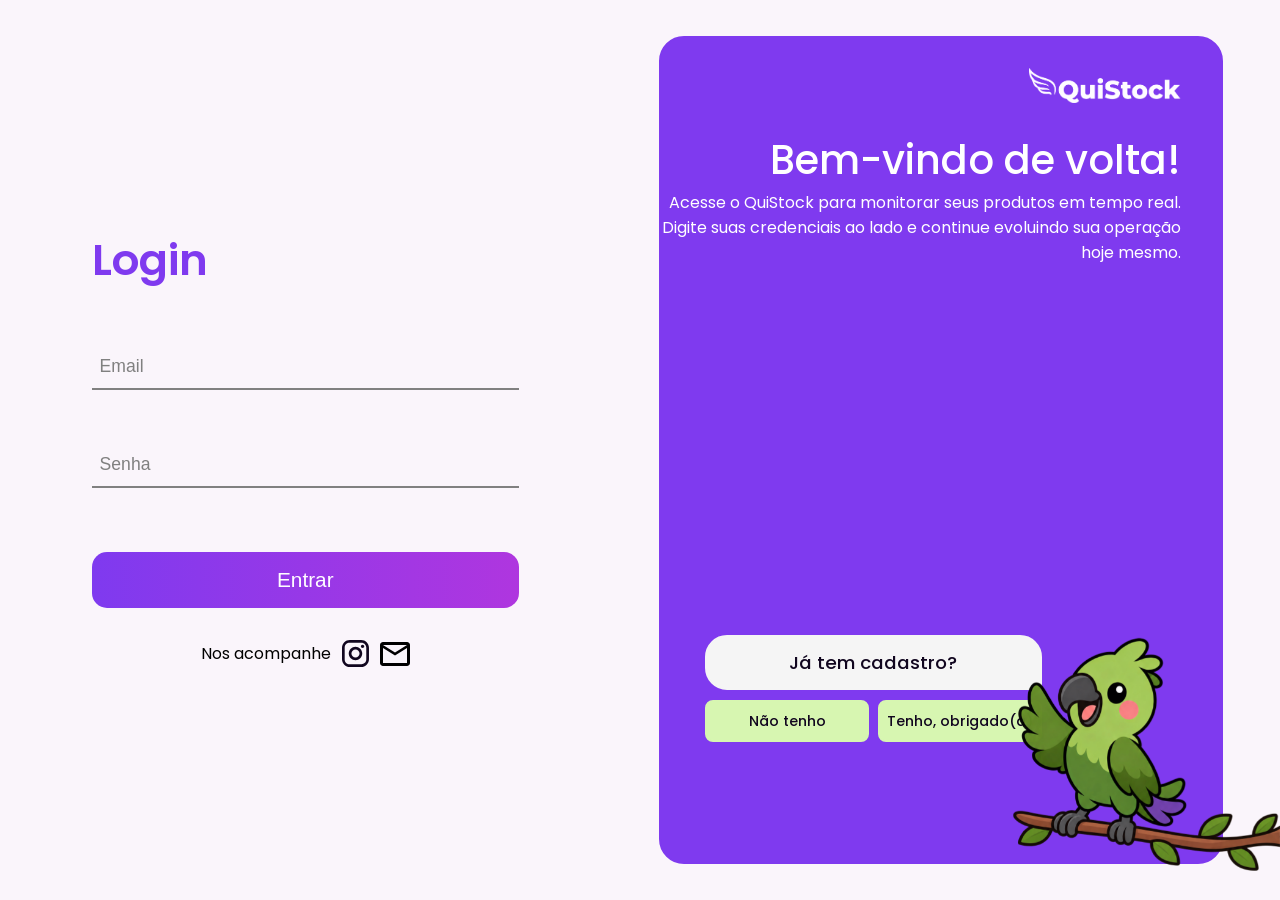
<file: login.html>
<!DOCTYPE html>
<html lang="pt-br">
<head>
    <meta charset="UTF-8">
    <meta name="viewport" content="width=device-width, initial-scale=1.0">
    <link rel="stylesheet" href="css/login.css">
    <title>Login | Admin</title>
    <link rel="icon" type="image/x-icon" href="assets/login-icon.svg">
</head>
<body>
    <div id="container">

        <div id="left-wrapper">
            <form action="login-admin" method="POST" id="left">
                <h1>Login</h1>
                <input type="email" id="emailAdmin" placeholder="Email" name="emailAdmin" required>
                <input type="password" id="senhaAdmin" placeholder="Senha" name="senhaAdmin" required>
                <button type="submit">Entrar</button>
            </form>    

                <div id="low">
                    <p id="pequeno">Nos acompanhe</p>
                    <a href="https://www.instagram.com/quistockk/" target="_blank" rel="noopener">
                        <img src="assets/login-assets/instagram-preto.svg" alt="Instagram">
                    </a>
                    <a href="mailto:quistockinterdisciplinar@gmail.com" target="_blank">
                        <img src="assets/login-assets/email.svg" alt="Email">
                    </a>
                </div>
        </div>

        <div id="right">
            <div id="box">
                <img src="assets/logo-branca.png" alt="">
                <h1>Bem-vindo de volta!</h1>
                <p>Acesse o QuiStock para monitorar seus produtos em tempo real. Digite suas credenciais ao lado e continue evoluindo sua operação hoje mesmo.</p>
            </div>

            <div id="interacao">
                <div id="box2"><p id="fala">Já tem cadastro?</p></div>
                <div id="botoes">
                   <button type="button" class="escolha" id="escolha1">Não tenho</button>
                    <button type="button" class="escolha" id="escolha2">Tenho, obrigado(a)</button> 
                </div>
                
            </div>
            
        </div>
        <img src="assets/login-assets/fefo-alegre.png" alt="fefo" class="fefox">
    </div>

    <script src="script/login.js" defer></script>
</body>
</html>
</file>
<file: css/login.css>
@import url('https://fonts.googleapis.com/css2?family=Fredoka:wght@300..700&family=Lexend:wght@100..900&family=Nunito+Sans:ital,opsz,wght@0,6..12,200..1000;1,6..12,200..1000&family=Poppins:ital,wght@0,100;0,200;0,300;0,400;0,500;0,600;0,700;0,800;0,900;1,100;1,200;1,300;1,400;1,500;1,600;1,700;1,800;1,900&display=swap');

:root {
    --branco: #E7CEEB;
    --violeta: #7F3AEF;
    --limao: #89B751;
    --lavana: #AF36DF;
    --petroleo: #11061F;

    /* cores variaveis */
    --limao-claro: #D7F6B1;
    --verde-escuro: #659529;
    --fundo: #FAF5FB;
    --branco2: #FEFCFF;
}

* {
    text-decoration: none;
    margin: 0;
    padding: 0;
    box-sizing: border-box;
}

html {
    overflow-x: hidden;
}

body {
    min-height: 100vh;
    min-height: 100dvh;
    width: 100%;
    background-color: var(--fundo);
    overflow-x: hidden;

    display: flex;
    align-items: center;

    font-family: "Poppins", sans-serif;
    font-weight: 400;
    font-style: normal;
}

input {
    border: none;
    border-bottom: 2px solid grey;
    background: transparent;

    padding-bottom: 0.7rem;
    padding-left: 0.5rem;

    font-size: clamp(1rem, .75vw + .5rem, 2rem);

    transition: 50ms;
}

input::placeholder {
    color: grey;
    transition: 50ms;
}

input:focus{
    outline: none;
    border-bottom: 2px solid var(--violeta);
}

input:focus::placeholder {
    color: var(--violeta);
}

input:-webkit-autofill,
input:-webkit-autofill:hover,
input:-webkit-autofill:focus,
input:-webkit-autofill:active {
  -webkit-box-shadow: 0 0 0 1000px transparent inset !important;
  box-shadow: 0 0 0 1000px transparent inset !important;
  -webkit-text-fill-color: #000000 !important;
  transition: background-color 5000s ease-in-out 0s;
}

#container{
    display: flex;
    flex-direction: row;
    align-items: center;
    position: relative;

    width: 100%;
    height: 100dvh;

    margin: 0 0 0 10%;
}

#left-wrapper{
    display: flex;
    flex-direction: column;
    align-items: center;

    margin-left: -8rem;
    width: 53%;
}
#left{
    display: flex;
    flex-direction: column;
    gap: 4rem;
    width: 70%;
}

#left button {
    position: relative;
    overflow: hidden;
    z-index: 1;
    border: 2px solid transparent;
    border-radius: 15px;
    background: linear-gradient(to right, var(--violeta), var(--lavana));
    height: clamp(3.5rem, 4vw, 10rem);
    font-size: clamp(.5rem, 1.5vw + .5rem, 1.3rem);
    color: var(--branco2);
    background: linear-gradient(to right, var(--violeta), var(--lavana));
    border: none;
    cursor: pointer;
}

#left button::before {
    content: "";
    position: absolute;
    top: 0;
    left: 0;
    z-index: -1;
    width: 100%;
    height: 100%;
    background: linear-gradient(to left, var(--violeta), var(--lavana));
    border-radius: inherit;
    opacity: 0;
    transition: opacity 300ms ease-in-out;
}

#left button:hover::before {
    opacity: 1;
}

#left h1{
    color: var(--violeta);
    font-weight: 600;
    font-size: 2.7rem;
}

#low {
    display: flex;
    align-items: center;
    gap: 0.7rem;
    font-size: 0.8rem;

    margin-left: 0;
    margin-top: 2rem;
}

#low p{
    font-size: clamp(1rem, .5vw + .5rem, 1rem);
    margin-top: -0.3em;
}

#low a img {
    transition: 200ms;
}

#low a:nth-child(2) img {
    height: clamp(1.5vh, 3vh, 3vh);
}

#low a:nth-child(3) img {
    height: clamp(1.2vh, 2.7vh, 2.7vh);
}

#low a img:hover {
    transform: scale(1.05);
}

#low a img:active {
    transform: scale(0.9);
}

#right{
    display: flex;
    flex-direction: column;
    position: relative;

    border: 2px solid var(--violeta);
    border-radius: 25px;

    text-align: end;
    color: white;

    background-color: var(--violeta);

    height: 92%;
    width: 49%;

    margin-left: 3rem;
}
#right h1{
    font-size: 2.5em;
    font-weight: 500;
    margin-top: .5em;
}
#right img{
    width: 9.5em;
}
#box{
    margin: 30px 40px 0px 0px;
}
#interacao{
    width: min(23rem, 60%);
    align-self: flex-start;

    margin-left: 2.8rem;
    margin-top: auto;
    margin-bottom: 7.5rem;
    color: black;

    text-align: center;
    opacity: 0;
}
#botoes{
    display: flex;
    flex-direction: row;
    gap: 0.6rem;
    width: 100%;
    margin-top: 0.65rem;
    margin-left: 0;
    box-sizing: border-box;
}
.escolha {
    flex: 1 1 0;
    min-width: 0;
    height: 42px;
    border: 2px solid var(--limao-claro);
    background: var(--limao-claro);
    border-radius: 8px;
    color: var(--petroleo);
    font-size: 0.88rem;
    font-weight: 500;
    font-family: inherit;
    cursor: pointer;
    display: flex;
    align-items: center;
    justify-content: center;
    text-align: center;
    padding: 0.4rem 0.4rem;
    box-sizing: border-box;
    transition: background-color 200ms, transform 100ms;
}
.escolha:hover{
    cursor: pointer;
    background: #c7ef95;
    border-color: #c7ef95;
}
.escolha:active{
    transform: scale(0.97);
}
#box2{
    width: 100%;
    min-height: 3.4rem;
    border: 2px solid rgb(245, 245, 245);
    border-radius: 22px 22px 4px 22px;

    background-color: rgb(245, 245, 245);

    display: flex;
    align-items: center;
    justify-content: center;
    padding: 0.6rem 1rem;
    font-size: 1.15rem;
    box-sizing: border-box;
}
#box2 p{
    margin: 0;
    text-align: center;
    font-weight: 500;
    color: var(--petroleo);
}
.fefox{
    position: fixed;
    width: 17rem;

    right: 0;
    bottom: -4.5rem;
    animation: fefoEntrando 0.5s ease forwards;
    pointer-events: none;
}

.fefox.fefoSaindo,
.fefoSaindo {
    animation: fefoSaindo 0.5s ease forwards !important;
}



/* animações */
@keyframes fefoEntrando{
    from{
         right: -20rem; 
    }
    to{
        right: 0; 
    }
}

@keyframes fefoSaindo{
    from{
        right: 0;
    }
    to{
        right: -20rem;
    }
}

@keyframes fefoEntrandoMobile{
    from{
        right: -15rem;
    }
    to{
        right: 0;
    }
}

@keyframes fefoSaindoMobile{
    from{
        right: 0;
    }
    to{
        right: -15rem;
    }
}

@keyframes fadein{
    from{
        opacity: 0;
    }
    to{
        opacity: 1;
    }
}
.fadein {
    animation: fadein 1s ease forwards;
}

@keyframes fadeout {
    from { opacity: 1; }
    to { opacity: 0; }
}
.fadeout {
    animation: fadeout 0.5s ease forwards;
}


@media screen and (max-width: 1000px){

    body {
        min-height: 100vh;
        min-height: 100dvh;
        height: auto;
        padding: 3rem 0;
    }

    #container{
        flex-direction: column;
        height: auto;
        width: 90%;
        margin: 0 auto;
        gap: 3rem;
        position: relative;
    }

    #left-wrapper{
        margin-left: 0;
        width: 100%;
    }
    #left{
        width: 90%;
        margin: 0 auto;
        gap: 2.5rem;
    }
    #left h1{
        font-size: 2.2rem;
        text-align: center;
    }

    #right{
        width: 100%;
        margin-left: 0;
        height: auto;
        min-height: 25rem;
        padding-bottom: 2.5rem;
        position: relative;
    }
    #right h1{
        font-size: 1.9em;
    }

    #interacao{
        margin-top: 3em;
        margin-left: 2rem;
        margin-bottom: 6rem;
        width: 58%;
    }
    #box2{
        width: 100%;
        font-size: 1.1rem;
    }
    #botoes{
        margin-left: 0;
        width: 100%;
        display: flex;
        gap: 0.6rem;
    }
    .escolha{
        flex: 1 1 0;
        min-width: 0;
        font-size: 0.85rem;
    }

    .fefox{
        position: absolute;
        top: auto;
        right: 0;
        bottom: -3.8rem;
        width: clamp(11rem, 24vw, 15rem);
        animation: fefoEntrando 0.5s ease forwards;
        pointer-events: none;
    }
    .fefox.fefoSaindo,
    .fefoSaindo {
        animation: fefoSaindo 0.5s ease forwards !important;
    }
}



@media screen and (max-width: 480px){

    #container{
        width: 92%;
        gap: 2.5rem;
    }

    #left{
        width: 95%;
        gap: 2rem;
    }

    #left h1{
        font-size: 1.8rem;
    }
    input{
        font-size: 1rem;
    }
    #left button{
        height: 3.8rem;
        font-size: 1.1rem;
    }

    #low{
        margin-top: 1.5rem;
        justify-content: center;
    }

    #right{
        border-radius: 20px;
        min-height: 24rem;
        padding-bottom: 2rem;
        position: relative;
    }

    #box{
        margin: 25px 20px 0px 20px;
    }
    #right img{
        width: 7.5em;
    }
    #right h1{
        font-size: 1.4em;
    }
    #right p{
        font-size: 0.85em;
        line-height: 1.4;
    }

    #interacao{
        margin-top: 2rem;
        margin-left: 1.2rem;
        margin-bottom: 4.8rem;
        width: 58%;
    }

    #box2{
        width: 100%;
        height: auto;
        min-height: 2.8em;
        padding: 0.6em 0.6em;
        font-size: clamp(0.75rem, 3vw, 0.92rem);
        border-radius: 18px 18px 4px 18px;
        display: flex;
        align-items: center;
        justify-content: center;
    }
    #botoes{
        display: flex;
        flex-direction: row;
        gap: 0.45rem;
        width: 100%;
        margin-top: 0.5rem;
        margin-left: 0;
    }
    .escolha{
        flex: 1 1 0;
        min-width: 0;
        height: 36px;
        padding: 0.35rem 0.2rem;
        font-size: clamp(0.65rem, 2.4vw, 0.78rem);
        display: flex;
        align-items: center;
        justify-content: center;
        text-align: center;
        border-radius: 8px;
    }

    .fefox{
        position: absolute;
        top: auto;
        right: 0;
        bottom: -3rem;
        width: clamp(7.5rem, 36vw, 10rem);
        animation: fefoEntrandoMobile 0.5s ease forwards;
        pointer-events: none;
    }
    .fefox.fefoSaindo,
    .fefoSaindo {
        animation: fefoSaindoMobile 0.5s ease forwards !important;
    }
}

@media screen and (max-width: 360px){
    #interacao{
        width: 56%;
        margin-left: 0.8rem;
        margin-bottom: 4.2rem;
    }
    #box2{
        font-size: 0.8rem;
        padding: 0.5em 0.4em;
    }
    #botoes{
        gap: 0.35rem;
    }
    .escolha{
        font-size: 0.65rem;
        padding: 0.25rem 0.15rem;
        height: 34px;
    }
    .fefox{
        width: 7.2rem;
        bottom: -2.4rem;
    }
}
</file>
